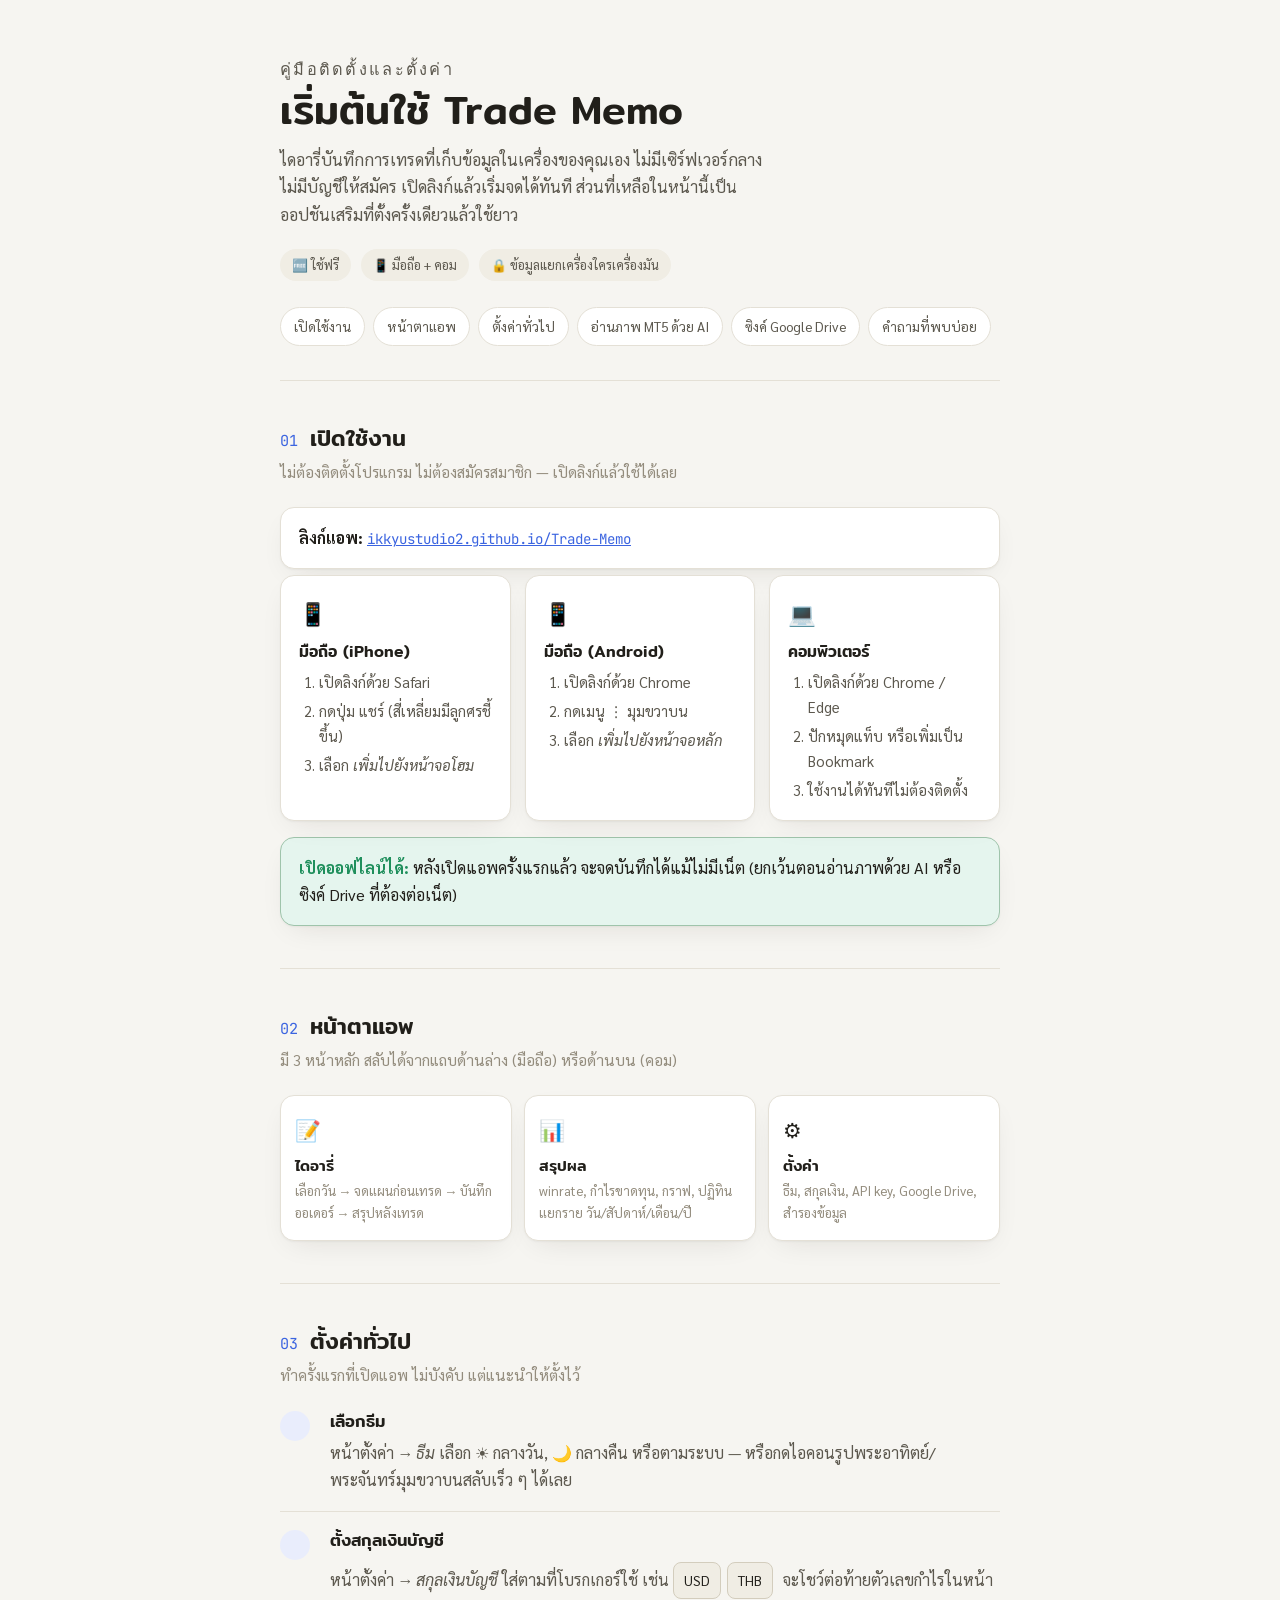
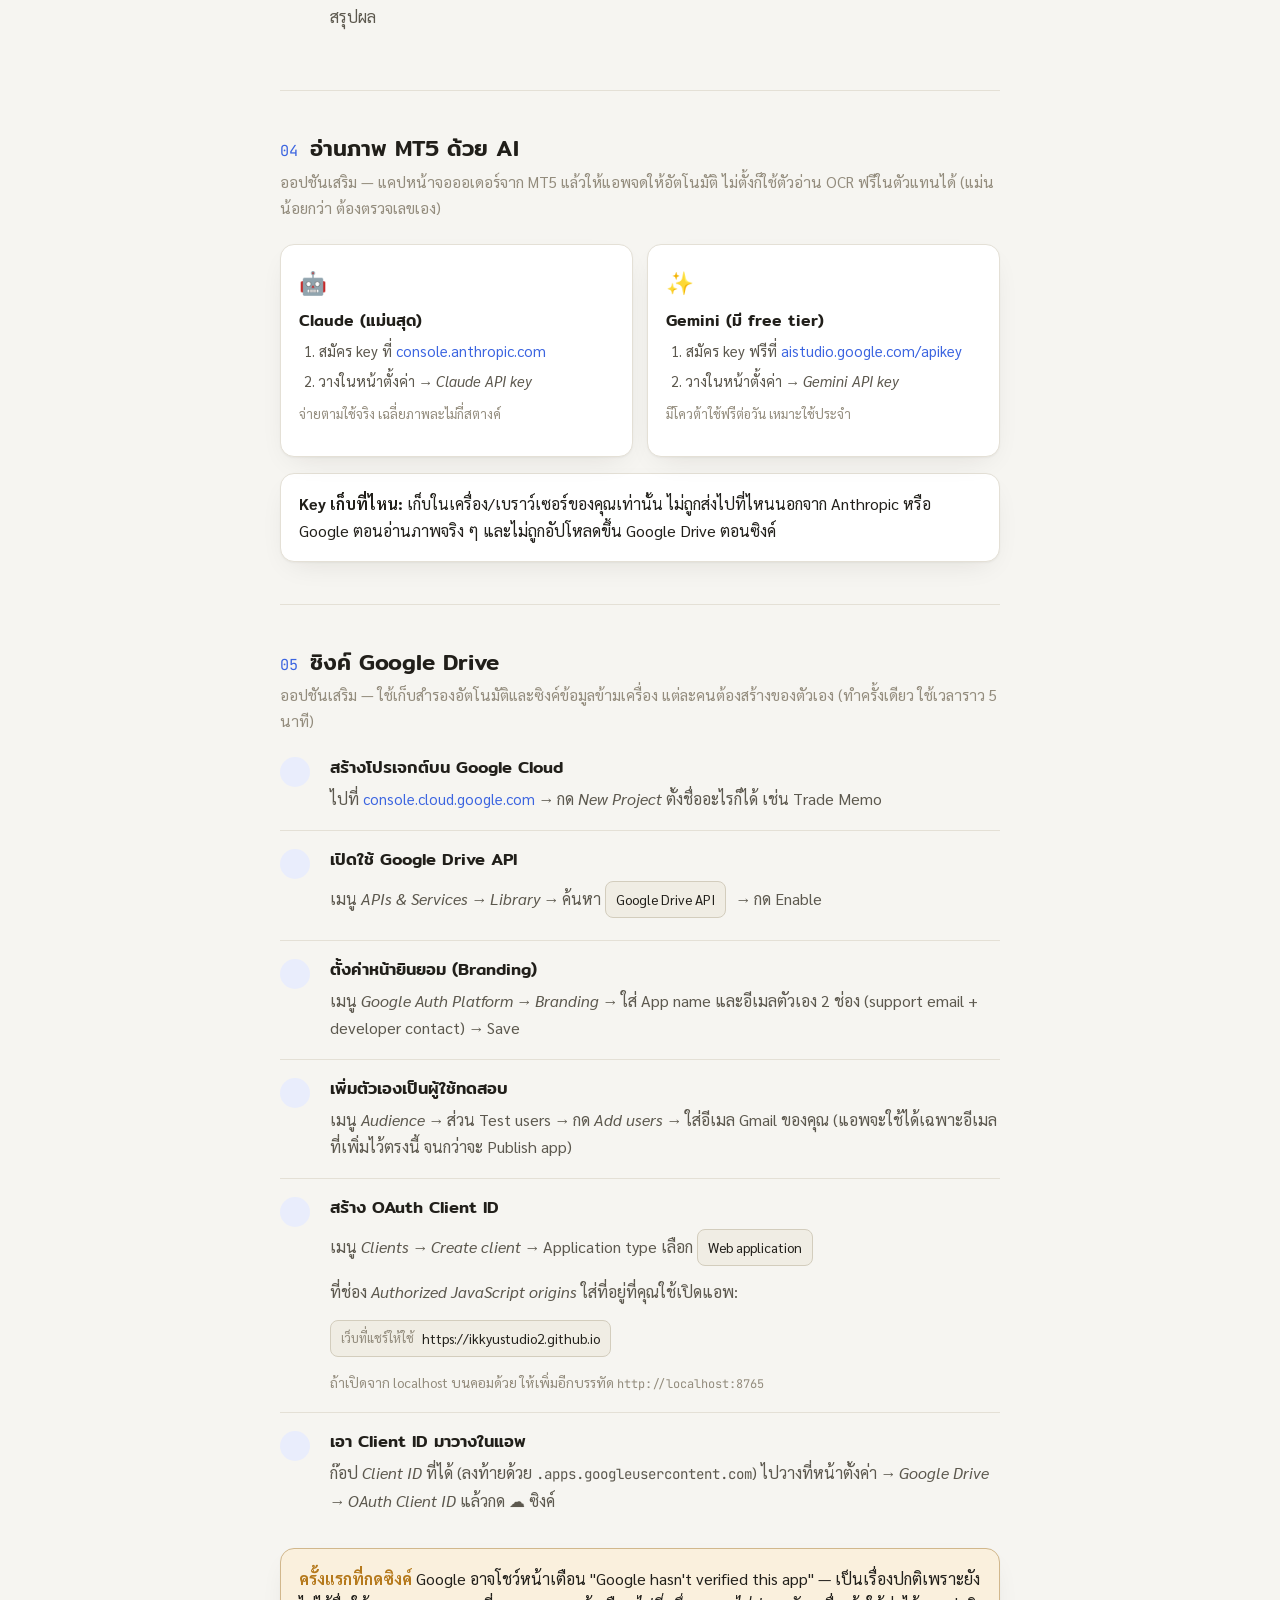
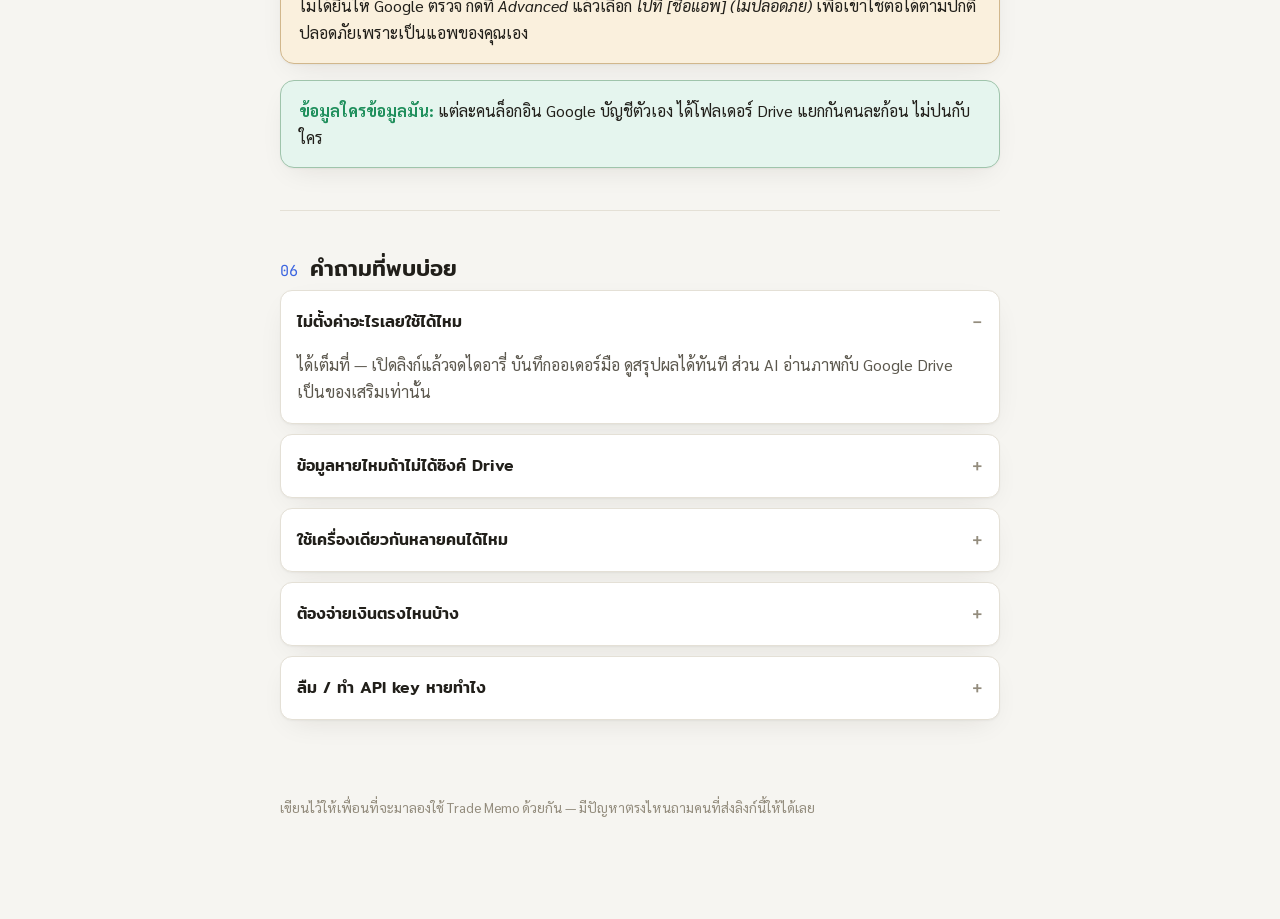
<file: guide.html>
<!doctype html>
<html lang="th">
<head>
<meta charset="utf-8">
<meta name="viewport" content="width=device-width, initial-scale=1">
<meta name="theme-color" content="#f6f5f1">
<link rel="icon" href="data:image/svg+xml,<svg xmlns='http://www.w3.org/2000/svg' viewBox='0 0 100 100'><text y='.9em' font-size='90'>📘</text></svg>">
<title>คู่มือ Trade Memo</title>
<link rel="preconnect" href="https://fonts.googleapis.com">
<link rel="preconnect" href="https://fonts.gstatic.com" crossorigin>
<link href="https://fonts.googleapis.com/css2?family=Mitr:wght@400;500;600&family=Sarabun:wght@400;500;600;700&family=JetBrains+Mono:wght@400;500&display=swap" rel="stylesheet">
<style>
:root{
  --bg:#f6f5f1; --paper:#ffffff; --ink:#211f1a; --ink-2:#5c584e; --ink-3:#938c7d;
  --line:#e4e0d6; --line-strong:#d3cdbd;
  --accent:#3b64e0; --accent-ink:#ffffff; --accent-soft:#e9edfc;
  --pos:#1f8f5c; --pos-soft:#e5f5ee;
  --warn:#b5791c; --warn-soft:#faf0dd;
  --chip:#f0ede4;
  --shadow: 0 1px 2px rgba(30,25,10,.04), 0 10px 30px -12px rgba(30,25,10,.12);
  --radius: 14px;
  color-scheme: light;
}
@media (prefers-color-scheme: dark){
  :root:not([data-theme="light"]){
    --bg:#15141a; --paper:#1d1c24; --ink:#eeecf1; --ink-2:#b2aec2; --ink-3:#78748c;
    --line:#302e3c; --line-strong:#3d3a4c;
    --accent:#8aa2ff; --accent-ink:#12111a; --accent-soft:#242236;
    --pos:#5cd6a0; --pos-soft:#1c3129;
    --warn:#f0c15c; --warn-soft:#332a15;
    --chip:#26242f;
    --shadow: 0 1px 2px rgba(0,0,0,.3), 0 20px 40px -20px rgba(0,0,0,.6);
    color-scheme: dark;
  }
}
:root[data-theme="dark"]{
  --bg:#15141a; --paper:#1d1c24; --ink:#eeecf1; --ink-2:#b2aec2; --ink-3:#78748c;
  --line:#302e3c; --line-strong:#3d3a4c;
  --accent:#8aa2ff; --accent-ink:#12111a; --accent-soft:#242236;
  --pos:#5cd6a0; --pos-soft:#1c3129;
  --warn:#f0c15c; --warn-soft:#332a15;
  --chip:#26242f;
  --shadow: 0 1px 2px rgba(0,0,0,.3), 0 20px 40px -20px rgba(0,0,0,.6);
  color-scheme: dark;
}
*{box-sizing:border-box}
body{margin:0;background:var(--bg);color:var(--ink);font-family:'Sarabun','Noto Sans Thai',system-ui,sans-serif;line-height:1.7;font-size:16px;-webkit-font-smoothing:antialiased}
h1,h2,h3{font-family:'Mitr','Noto Sans Thai',sans-serif;font-weight:500;line-height:1.3;text-wrap:balance;color:var(--ink)}
a{color:var(--accent)}
code, .code{font-family:'JetBrains Mono',monospace;font-size:.88em}
.wrap{max-width:760px;margin:0 auto;padding:0 20px 90px}

/* header */
.top{padding:56px 0 34px;border-bottom:1px solid var(--line)}
.eyebrow{font-family:'JetBrains Mono',monospace;font-size:.72rem;letter-spacing:.14em;text-transform:uppercase;color:var(--accent);margin:0 0 14px}
.top h1{font-size:clamp(1.9rem,4.4vw,2.5rem);margin:0 0 10px}
.top p{color:var(--ink-2);margin:0;max-width:56ch;font-size:1.02rem}
.top .meta{margin-top:20px;display:flex;gap:10px;flex-wrap:wrap}
.badge{display:inline-flex;align-items:center;gap:6px;padding:5px 12px;border-radius:999px;background:var(--chip);color:var(--ink-2);font-size:.8rem}

/* toc */
.toc{display:flex;flex-wrap:wrap;gap:8px;margin:26px 0 0;padding:0;list-style:none}
.toc a{display:block;padding:7px 13px;border-radius:999px;background:var(--paper);border:1px solid var(--line);color:var(--ink-2);font-size:.85rem;text-decoration:none;transition:border-color .15s,color .15s}
.toc a:hover{border-color:var(--accent);color:var(--accent)}

/* sections */
section{padding:42px 0;border-bottom:1px solid var(--line)}
section:last-of-type{border-bottom:0}
.sec-head{display:flex;align-items:baseline;gap:12px;margin-bottom:6px}
.sec-num{font-family:'JetBrains Mono',monospace;color:var(--accent);font-size:.95rem}
section h2{font-size:1.4rem;margin:0}
.sec-sub{color:var(--ink-3);margin:0 0 22px;font-size:.95rem}

/* steps */
.steps{display:flex;flex-direction:column;gap:0;counter-reset:step}
.step{display:grid;grid-template-columns:34px 1fr;gap:16px;padding:18px 0;border-top:1px solid var(--line)}
.step:first-child{border-top:0;padding-top:0}
.step-n{counter-increment:step;width:30px;height:30px;border-radius:50%;background:var(--accent-soft);color:var(--accent);display:flex;align-items:center;justify-content:center;font-family:'JetBrains Mono',monospace;font-size:.85rem;font-weight:500;flex:none}
.step h3{margin:0 0 6px;font-size:1.05rem;font-weight:500}
.step p{margin:0 0 8px;color:var(--ink-2)}
.step p:last-child{margin-bottom:0}

/* value / copy chip */
.val{display:inline-flex;align-items:center;gap:8px;background:var(--chip);border:1px solid var(--line-strong);border-radius:8px;padding:6px 10px;margin:4px 6px 4px 0;font-size:.85rem;color:var(--ink)}
.val .k{color:var(--ink-3);font-family:'Sarabun',sans-serif;font-size:.8rem}
.vals{display:flex;flex-wrap:wrap;margin:10px 0}

/* cards / callouts */
.note{background:var(--paper);border:1px solid var(--line);border-radius:var(--radius);padding:16px 18px;margin-top:16px;box-shadow:var(--shadow)}
.note.tip{border-color:color-mix(in srgb, var(--pos) 35%, var(--line));background:var(--pos-soft)}
.note.tip strong{color:var(--pos)}
.note.warn{border-color:color-mix(in srgb, var(--warn) 40%, var(--line));background:var(--warn-soft)}
.note.warn strong{color:var(--warn)}
.note p{margin:0}
.note p+p{margin-top:8px}

/* platform grid */
.plat-grid{display:grid;grid-template-columns:repeat(auto-fit,minmax(200px,1fr));gap:14px;margin-top:6px}
.plat{background:var(--paper);border:1px solid var(--line);border-radius:var(--radius);padding:18px;box-shadow:var(--shadow)}
.plat .ic{font-size:1.4rem}
.plat h3{font-size:1rem;margin:10px 0 6px}
.plat ol{margin:0;padding-left:20px;color:var(--ink-2);font-size:.92rem}
.plat li+li{margin-top:4px}

/* pages nav (3 tabs) */
.pages{display:grid;grid-template-columns:repeat(3,1fr);gap:12px;margin-top:6px}
.page-card{background:var(--paper);border:1px solid var(--line);border-radius:var(--radius);padding:16px 14px;box-shadow:var(--shadow)}
.page-card .ic{font-size:1.3rem;display:block;margin-bottom:8px}
.page-card h3{font-size:.96rem;margin:0 0 4px}
.page-card p{margin:0;color:var(--ink-3);font-size:.82rem}

/* faq */
.faq{display:flex;flex-direction:column;gap:10px}
.faq details{background:var(--paper);border:1px solid var(--line);border-radius:12px;padding:2px 16px;box-shadow:var(--shadow)}
.faq summary{padding:14px 0;font-family:'Mitr',sans-serif;font-weight:500;cursor:pointer;list-style:none;display:flex;justify-content:space-between;align-items:center;gap:10px;color:var(--ink)}
.faq summary::-webkit-details-marker{display:none}
.faq summary::after{content:'+';font-family:'JetBrains Mono',monospace;color:var(--ink-3);font-size:1.1rem;flex:none}
.faq details[open] summary::after{content:'–'}
.faq details p{margin:0 0 16px;color:var(--ink-2)}

.link-btn{display:inline-flex;align-items:center;gap:6px;color:var(--accent);text-decoration:none;font-size:.92rem;border-bottom:1px solid transparent}
.link-btn:hover{border-color:var(--accent)}

footer{padding:34px 0 10px;color:var(--ink-3);font-size:.85rem}
footer a{color:var(--ink-2)}

@media (max-width:600px){
  .pages{grid-template-columns:1fr}
  .top{padding:40px 0 26px}
}
</style>
</head>
<body>
<div class="wrap">

  <header class="top">
    <p class="eyebrow">คู่มือติดตั้งและตั้งค่า</p>
    <h1>เริ่มต้นใช้ Trade Memo</h1>
    <p>ไดอารี่บันทึกการเทรดที่เก็บข้อมูลในเครื่องของคุณเอง ไม่มีเซิร์ฟเวอร์กลาง ไม่มีบัญชีให้สมัคร เปิดลิงก์แล้วเริ่มจดได้ทันที ส่วนที่เหลือในหน้านี้เป็นออปชันเสริมที่ตั้งครั้งเดียวแล้วใช้ยาว</p>
    <div class="meta">
      <span class="badge">🆓 ใช้ฟรี</span>
      <span class="badge">📱 มือถือ + คอม</span>
      <span class="badge">🔒 ข้อมูลแยกเครื่องใครเครื่องมัน</span>
    </div>
    <ul class="toc">
      <li><a href="#open">เปิดใช้งาน</a></li>
      <li><a href="#tour">หน้าตาแอพ</a></li>
      <li><a href="#general">ตั้งค่าทั่วไป</a></li>
      <li><a href="#ai">อ่านภาพ MT5 ด้วย AI</a></li>
      <li><a href="#drive">ซิงค์ Google Drive</a></li>
      <li><a href="#faq">คำถามที่พบบ่อย</a></li>
    </ul>
  </header>

  <section id="open">
    <div class="sec-head"><span class="sec-num">01</span><h2>เปิดใช้งาน</h2></div>
    <p class="sec-sub">ไม่ต้องติดตั้งโปรแกรม ไม่ต้องสมัครสมาชิก — เปิดลิงก์แล้วใช้ได้เลย</p>
    <div class="note">
      <p><strong>ลิงก์แอพ:</strong> <a class="code" href="https://ikkyustudio2.github.io/Trade-Memo/" target="_blank" rel="noopener">ikkyustudio2.github.io/Trade-Memo</a></p>
    </div>
    <div class="plat-grid">
      <div class="plat">
        <span class="ic">📱</span>
        <h3>มือถือ (iPhone)</h3>
        <ol>
          <li>เปิดลิงก์ด้วย Safari</li>
          <li>กดปุ่ม แชร์ (สี่เหลี่ยมมีลูกศรชี้ขึ้น)</li>
          <li>เลือก <em>เพิ่มไปยังหน้าจอโฮม</em></li>
        </ol>
      </div>
      <div class="plat">
        <span class="ic">📱</span>
        <h3>มือถือ (Android)</h3>
        <ol>
          <li>เปิดลิงก์ด้วย Chrome</li>
          <li>กดเมนู ⋮ มุมขวาบน</li>
          <li>เลือก <em>เพิ่มไปยังหน้าจอหลัก</em></li>
        </ol>
      </div>
      <div class="plat">
        <span class="ic">💻</span>
        <h3>คอมพิวเตอร์</h3>
        <ol>
          <li>เปิดลิงก์ด้วย Chrome / Edge</li>
          <li>ปักหมุดแท็บ หรือเพิ่มเป็น Bookmark</li>
          <li>ใช้งานได้ทันทีไม่ต้องติดตั้ง</li>
        </ol>
      </div>
    </div>
    <div class="note tip"><p><strong>เปิดออฟไลน์ได้:</strong> หลังเปิดแอพครั้งแรกแล้ว จะจดบันทึกได้แม้ไม่มีเน็ต (ยกเว้นตอนอ่านภาพด้วย AI หรือซิงค์ Drive ที่ต้องต่อเน็ต)</p></div>
  </section>

  <section id="tour">
    <div class="sec-head"><span class="sec-num">02</span><h2>หน้าตาแอพ</h2></div>
    <p class="sec-sub">มี 3 หน้าหลัก สลับได้จากแถบด้านล่าง (มือถือ) หรือด้านบน (คอม)</p>
    <div class="pages">
      <div class="page-card"><span class="ic">📝</span><h3>ไดอารี่</h3><p>เลือกวัน → จดแผนก่อนเทรด → บันทึกออเดอร์ → สรุปหลังเทรด</p></div>
      <div class="page-card"><span class="ic">📊</span><h3>สรุปผล</h3><p>winrate, กำไรขาดทุน, กราฟ, ปฏิทิน แยกราย วัน/สัปดาห์/เดือน/ปี</p></div>
      <div class="page-card"><span class="ic">⚙️</span><h3>ตั้งค่า</h3><p>ธีม, สกุลเงิน, API key, Google Drive, สำรองข้อมูล</p></div>
    </div>
  </section>

  <section id="general">
    <div class="sec-head"><span class="sec-num">03</span><h2>ตั้งค่าทั่วไป</h2></div>
    <p class="sec-sub">ทำครั้งแรกที่เปิดแอพ ไม่บังคับ แต่แนะนำให้ตั้งไว้</p>
    <div class="steps">
      <div class="step">
        <span class="step-n"></span>
        <div><h3>เลือกธีม</h3><p>หน้าตั้งค่า → <em>ธีม</em> เลือก ☀️ กลางวัน, 🌙 กลางคืน หรือตามระบบ — หรือกดไอคอนรูปพระอาทิตย์/พระจันทร์มุมขวาบนสลับเร็ว ๆ ได้เลย</p></div>
      </div>
      <div class="step">
        <span class="step-n"></span>
        <div><h3>ตั้งสกุลเงินบัญชี</h3><p>หน้าตั้งค่า → <em>สกุลเงินบัญชี</em> ใส่ตามที่โบรกเกอร์ใช้ เช่น <span class="val">USD</span><span class="val">THB</span> จะโชว์ต่อท้ายตัวเลขกำไรในหน้าสรุปผล</p></div>
      </div>
    </div>
  </section>

  <section id="ai">
    <div class="sec-head"><span class="sec-num">04</span><h2>อ่านภาพ MT5 ด้วย AI</h2></div>
    <p class="sec-sub">ออปชันเสริม — แคปหน้าจอออเดอร์จาก MT5 แล้วให้แอพจดให้อัตโนมัติ ไม่ตั้งก็ใช้ตัวอ่าน OCR ฟรีในตัวแทนได้ (แม่นน้อยกว่า ต้องตรวจเลขเอง)</p>
    <div class="plat-grid">
      <div class="plat">
        <span class="ic">🤖</span>
        <h3>Claude (แม่นสุด)</h3>
        <ol>
          <li>สมัคร key ที่ <a class="link-btn" href="https://console.anthropic.com/" target="_blank" rel="noopener">console.anthropic.com</a></li>
          <li>วางในหน้าตั้งค่า → <em>Claude API key</em></li>
        </ol>
        <p style="margin-top:10px;font-size:.82rem;color:var(--ink-3)">จ่ายตามใช้จริง เฉลี่ยภาพละไม่กี่สตางค์</p>
      </div>
      <div class="plat">
        <span class="ic">✨</span>
        <h3>Gemini (มี free tier)</h3>
        <ol>
          <li>สมัคร key ฟรีที่ <a class="link-btn" href="https://aistudio.google.com/apikey" target="_blank" rel="noopener">aistudio.google.com/apikey</a></li>
          <li>วางในหน้าตั้งค่า → <em>Gemini API key</em></li>
        </ol>
        <p style="margin-top:10px;font-size:.82rem;color:var(--ink-3)">มีโควต้าใช้ฟรีต่อวัน เหมาะใช้ประจำ</p>
      </div>
    </div>
    <div class="note"><p><strong>Key เก็บที่ไหน:</strong> เก็บในเครื่อง/เบราว์เซอร์ของคุณเท่านั้น ไม่ถูกส่งไปที่ไหนนอกจาก Anthropic หรือ Google ตอนอ่านภาพจริง ๆ และไม่ถูกอัปโหลดขึ้น Google Drive ตอนซิงค์</p></div>
  </section>

  <section id="drive">
    <div class="sec-head"><span class="sec-num">05</span><h2>ซิงค์ Google Drive</h2></div>
    <p class="sec-sub">ออปชันเสริม — ใช้เก็บสำรองอัตโนมัติและซิงค์ข้อมูลข้ามเครื่อง แต่ละคนต้องสร้างของตัวเอง (ทำครั้งเดียว ใช้เวลาราว 5 นาที)</p>
    <div class="steps">
      <div class="step">
        <span class="step-n"></span>
        <div>
          <h3>สร้างโปรเจกต์บน Google Cloud</h3>
          <p>ไปที่ <a class="link-btn" href="https://console.cloud.google.com/" target="_blank" rel="noopener">console.cloud.google.com</a> → กด <em>New Project</em> ตั้งชื่ออะไรก็ได้ เช่น Trade Memo</p>
        </div>
      </div>
      <div class="step">
        <span class="step-n"></span>
        <div>
          <h3>เปิดใช้ Google Drive API</h3>
          <p>เมนู <em>APIs &amp; Services → Library</em> → ค้นหา <span class="val">Google Drive API</span> → กด Enable</p>
        </div>
      </div>
      <div class="step">
        <span class="step-n"></span>
        <div>
          <h3>ตั้งค่าหน้ายินยอม (Branding)</h3>
          <p>เมนู <em>Google Auth Platform → Branding</em> → ใส่ App name และอีเมลตัวเอง 2 ช่อง (support email + developer contact) → Save</p>
        </div>
      </div>
      <div class="step">
        <span class="step-n"></span>
        <div>
          <h3>เพิ่มตัวเองเป็นผู้ใช้ทดสอบ</h3>
          <p>เมนู <em>Audience</em> → ส่วน Test users → กด <em>Add users</em> → ใส่อีเมล Gmail ของคุณ (แอพจะใช้ได้เฉพาะอีเมลที่เพิ่มไว้ตรงนี้ จนกว่าจะ Publish app)</p>
        </div>
      </div>
      <div class="step">
        <span class="step-n"></span>
        <div>
          <h3>สร้าง OAuth Client ID</h3>
          <p>เมนู <em>Clients</em> → <em>Create client</em> → Application type เลือก <span class="val">Web application</span></p>
          <p>ที่ช่อง <em>Authorized JavaScript origins</em> ใส่ที่อยู่ที่คุณใช้เปิดแอพ:</p>
          <div class="vals">
            <span class="val"><span class="k">เว็บที่แชร์ให้ใช้</span> https://ikkyustudio2.github.io</span>
          </div>
          <p style="font-size:.85rem;color:var(--ink-3)">ถ้าเปิดจาก localhost บนคอมด้วย ให้เพิ่มอีกบรรทัด <span class="code">http://localhost:8765</span></p>
        </div>
      </div>
      <div class="step">
        <span class="step-n"></span>
        <div>
          <h3>เอา Client ID มาวางในแอพ</h3>
          <p>ก๊อป <em>Client ID</em> ที่ได้ (ลงท้ายด้วย <span class="code">.apps.googleusercontent.com</span>) ไปวางที่หน้าตั้งค่า → <em>Google Drive → OAuth Client ID</em> แล้วกด ☁️ ซิงค์</p>
        </div>
      </div>
    </div>
    <div class="note warn"><p><strong>ครั้งแรกที่กดซิงค์</strong> Google อาจโชว์หน้าเตือน "Google hasn't verified this app" — เป็นเรื่องปกติเพราะยังไม่ได้ยื่นให้ Google ตรวจ กดที่ <em>Advanced</em> แล้วเลือก <em>ไปที่ [ชื่อแอพ] (ไม่ปลอดภัย)</em> เพื่อเข้าใช้ต่อได้ตามปกติ ปลอดภัยเพราะเป็นแอพของคุณเอง</p></div>
    <div class="note tip"><p><strong>ข้อมูลใครข้อมูลมัน:</strong> แต่ละคนล็อกอิน Google บัญชีตัวเอง ได้โฟลเดอร์ Drive แยกกันคนละก้อน ไม่ปนกับใคร</p></div>
  </section>

  <section id="faq">
    <div class="sec-head"><span class="sec-num">06</span><h2>คำถามที่พบบ่อย</h2></div>
    <div class="faq">
      <details open>
        <summary>ไม่ตั้งค่าอะไรเลยใช้ได้ไหม</summary>
        <p>ได้เต็มที่ — เปิดลิงก์แล้วจดไดอารี่ บันทึกออเดอร์มือ ดูสรุปผลได้ทันที ส่วน AI อ่านภาพกับ Google Drive เป็นของเสริมเท่านั้น</p>
      </details>
      <details>
        <summary>ข้อมูลหายไหมถ้าไม่ได้ซิงค์ Drive</summary>
        <p>ข้อมูลอยู่ในเบราว์เซอร์เครื่องนั้น ถ้าล้าง cache/site data หรือลงเครื่องใหม่โดยไม่เคยซิงค์หรือดาวน์โหลดไฟล์สำรองไว้ก่อน จะกู้คืนไม่ได้ แนะนำอย่างน้อยกดดาวน์โหลดไฟล์สำรอง (หน้าตั้งค่า → สำรองข้อมูล) เป็นระยะ</p>
      </details>
      <details>
        <summary>ใช้เครื่องเดียวกันหลายคนได้ไหม</summary>
        <p>ได้ แต่ถ้าเปิดเบราว์เซอร์เดียวกันข้อมูลจะปนเป็นก้อนเดียว แนะนำให้แยกคนละ browser profile หรือแต่ละคนใช้เครื่องของตัวเอง</p>
      </details>
      <details>
        <summary>ต้องจ่ายเงินตรงไหนบ้าง</summary>
        <p>ตัวแอพและ Google Drive ฟรี 100% ส่วนอ่านภาพด้วย AI ถ้าเลือก Claude จะจ่ายตามใช้จริง (ถูกมาก) ถ้าเลือก Gemini มี free tier ให้ใช้ฟรี หรือข้ามไปใช้ OCR ในตัวก็ไม่เสียอะไรเลย</p>
      </details>
      <details>
        <summary>ลืม / ทำ API key หายทำไง</summary>
        <p>ลบของเดิมแล้วสมัครใหม่ที่เว็บผู้ให้บริการได้เลย ไม่กระทบข้อมูลไดอารี่ที่บันทึกไว้ แค่ต้องวาง key ใหม่ในหน้าตั้งค่าอีกครั้ง</p>
      </details>
    </div>
  </section>

  <footer>
    เขียนไว้ให้เพื่อนที่จะมาลองใช้ Trade Memo ด้วยกัน — มีปัญหาตรงไหนถามคนที่ส่งลิงก์นี้ให้ได้เลย
  </footer>

</div>
</body>
</html>
</file>
